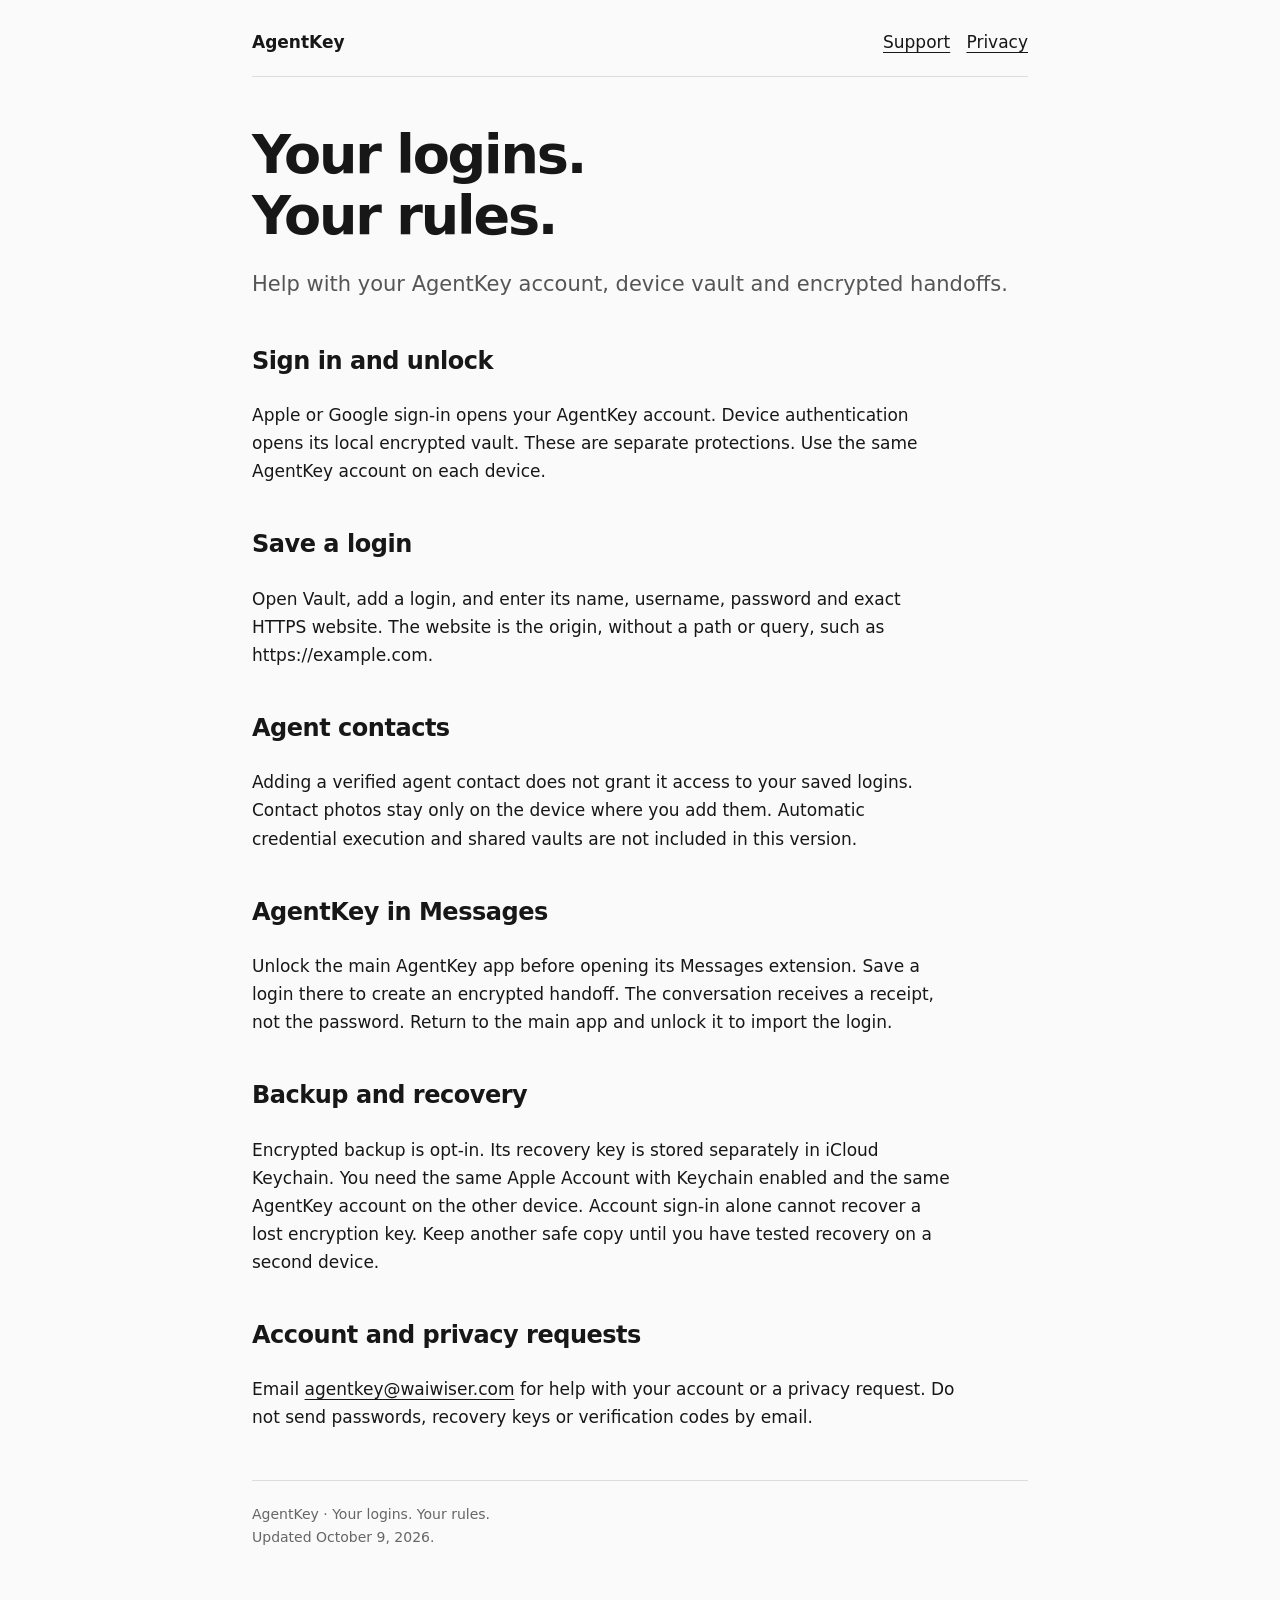
<file: index.html>
<!doctype html><html lang="en"><head><meta charset="utf-8"><meta name="viewport" content="width=device-width,initial-scale=1"><meta name="color-scheme" content="light dark"><title>Support | AgentKey</title><link rel="stylesheet" href="style.css"></head><body><main><nav><strong>AgentKey</strong><div><a href="index.html">Support</a> &nbsp; <a href="privacy.html">Privacy</a></div></nav><h1>Your logins.<br>Your rules.</h1><p class="lead">Help with your AgentKey account, device vault and encrypted handoffs.</p><h2>Sign in and unlock</h2><p>Apple or Google sign-in opens your AgentKey account. Device authentication opens its local encrypted vault. These are separate protections. Use the same AgentKey account on each device.</p><h2>Save a login</h2><p>Open Vault, add a login, and enter its name, username, password and exact HTTPS website. The website is the origin, without a path or query, such as https://example.com.</p><h2>Agent contacts</h2><p>Adding a verified agent contact does not grant it access to your saved logins. Contact photos stay only on the device where you add them. Automatic credential execution and shared vaults are not included in this version.</p><h2>AgentKey in Messages</h2><p>Unlock the main AgentKey app before opening its Messages extension. Save a login there to create an encrypted handoff. The conversation receives a receipt, not the password. Return to the main app and unlock it to import the login.</p><h2>Backup and recovery</h2><p>Encrypted backup is opt-in. Its recovery key is stored separately in iCloud Keychain. You need the same Apple Account with Keychain enabled and the same AgentKey account on the other device. Account sign-in alone cannot recover a lost encryption key. Keep another safe copy until you have tested recovery on a second device.</p><h2>Account and privacy requests</h2><p>Email <a href="mailto:agentkey@waiwiser.com">agentkey@waiwiser.com</a> for help with your account or a privacy request. Do not send passwords, recovery keys or verification codes by email.</p><footer>AgentKey · Your logins. Your rules.<br>Updated October 9, 2026.</footer></main></body></html>
</file>
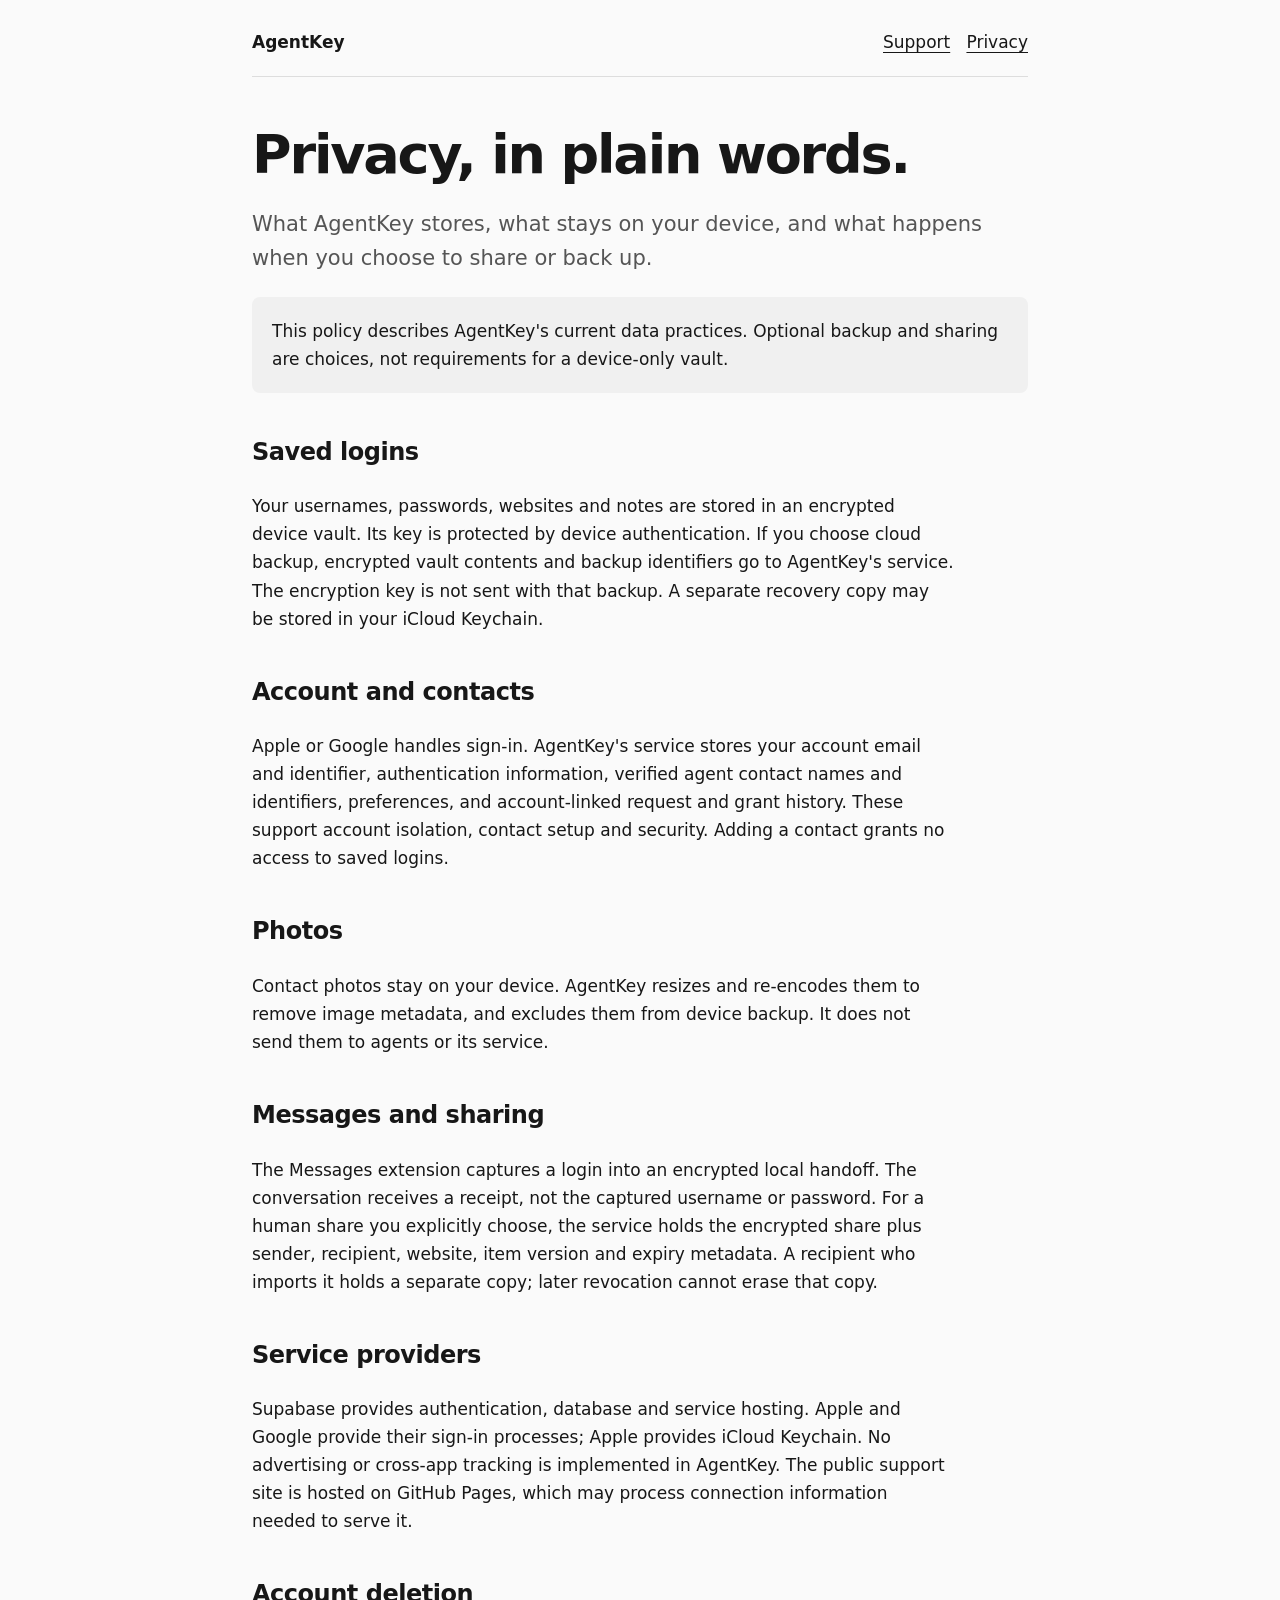
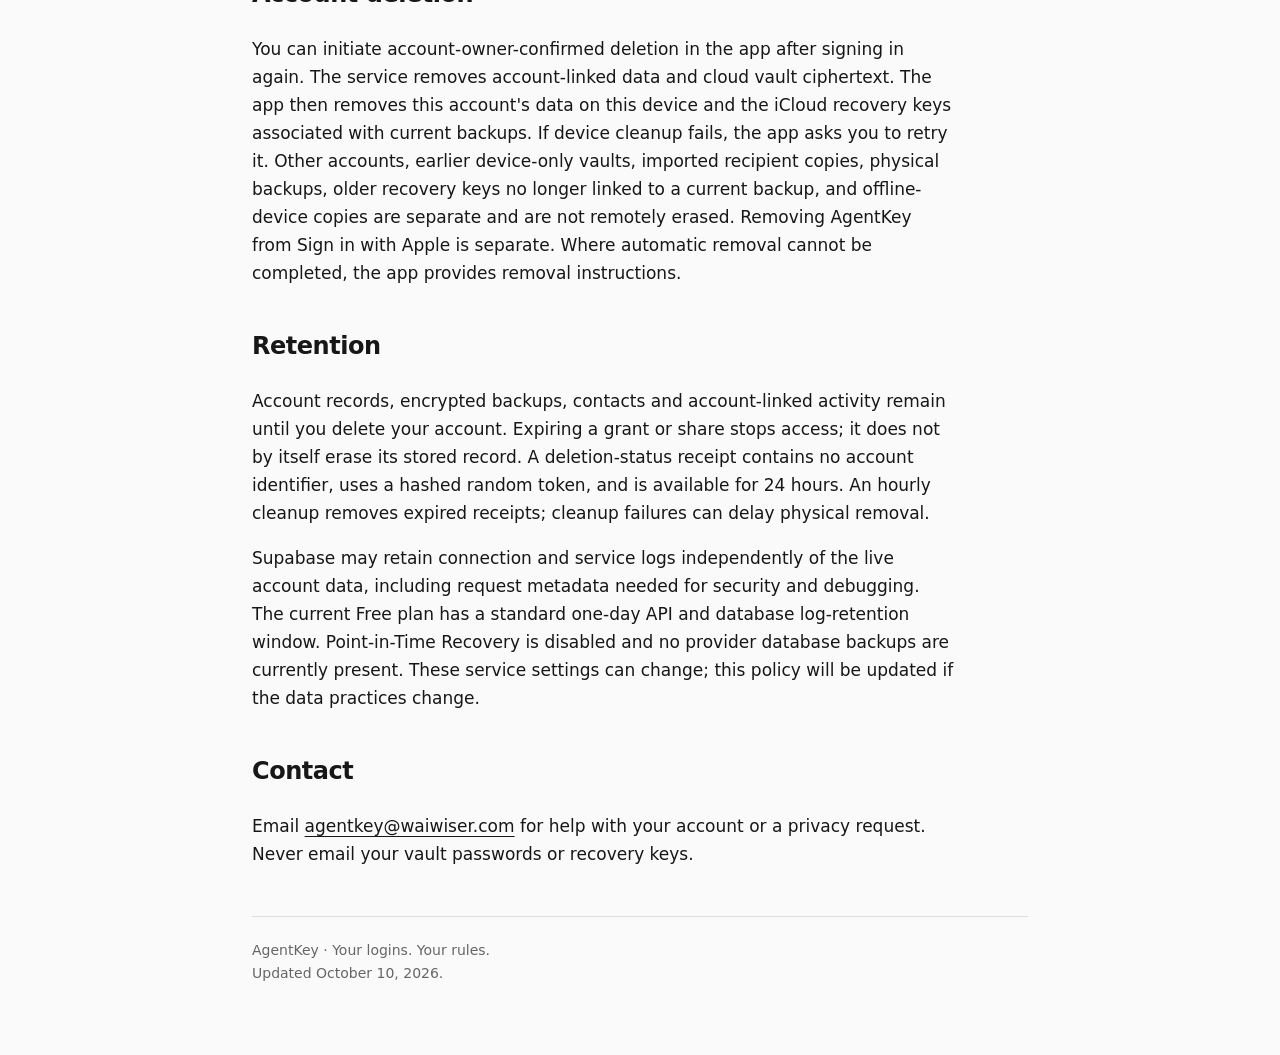
<file: privacy.html>
<!doctype html><html lang="en"><head><meta charset="utf-8"><meta name="viewport" content="width=device-width,initial-scale=1"><meta name="color-scheme" content="light dark"><title>Privacy | AgentKey</title><link rel="stylesheet" href="style.css"></head><body><main><nav><strong>AgentKey</strong><div><a href="index.html">Support</a> &nbsp; <a href="privacy.html">Privacy</a></div></nav><h1>Privacy, in plain words.</h1><p class="lead">What AgentKey stores, what stays on your device, and what happens when you choose to share or back up.</p><div class="notice">This policy describes AgentKey's current data practices. Optional backup and sharing are choices, not requirements for a device-only vault.</div><h2>Saved logins</h2><p>Your usernames, passwords, websites and notes are stored in an encrypted device vault. Its key is protected by device authentication. If you choose cloud backup, encrypted vault contents and backup identifiers go to AgentKey's service. The encryption key is not sent with that backup. A separate recovery copy may be stored in your iCloud Keychain.</p><h2>Account and contacts</h2><p>Apple or Google handles sign-in. AgentKey's service stores your account email and identifier, authentication information, verified agent contact names and identifiers, preferences, and account-linked request and grant history. These support account isolation, contact setup and security. Adding a contact grants no access to saved logins.</p><h2>Photos</h2><p>Contact photos stay on your device. AgentKey resizes and re-encodes them to remove image metadata, and excludes them from device backup. It does not send them to agents or its service.</p><h2>Messages and sharing</h2><p>The Messages extension captures a login into an encrypted local handoff. The conversation receives a receipt, not the captured username or password. For a human share you explicitly choose, the service holds the encrypted share plus sender, recipient, website, item version and expiry metadata. A recipient who imports it holds a separate copy; later revocation cannot erase that copy.</p><h2>Service providers</h2><p>Supabase provides authentication, database and service hosting. Apple and Google provide their sign-in processes; Apple provides iCloud Keychain. No advertising or cross-app tracking is implemented in AgentKey. The public support site is hosted on GitHub Pages, which may process connection information needed to serve it.</p><h2>Account deletion</h2><p>You can initiate account-owner-confirmed deletion in the app after signing in again. The service removes account-linked data and cloud vault ciphertext. The app then removes this account's data on this device and the iCloud recovery keys associated with current backups. If device cleanup fails, the app asks you to retry it. Other accounts, earlier device-only vaults, imported recipient copies, physical backups, older recovery keys no longer linked to a current backup, and offline-device copies are separate and are not remotely erased. Removing AgentKey from Sign in with Apple is separate. Where automatic removal cannot be completed, the app provides removal instructions.</p><h2>Retention</h2><p>Account records, encrypted backups, contacts and account-linked activity remain until you delete your account. Expiring a grant or share stops access; it does not by itself erase its stored record. A deletion-status receipt contains no account identifier, uses a hashed random token, and is available for 24 hours. An hourly cleanup removes expired receipts; cleanup failures can delay physical removal.</p><p>Supabase may retain connection and service logs independently of the live account data, including request metadata needed for security and debugging. The current Free plan has a standard one-day API and database log-retention window. Point-in-Time Recovery is disabled and no provider database backups are currently present. These service settings can change; this policy will be updated if the data practices change.</p><h2>Contact</h2><p>Email <a href="mailto:agentkey@waiwiser.com">agentkey@waiwiser.com</a> for help with your account or a privacy request. Never email your vault passwords or recovery keys.</p><footer>AgentKey · Your logins. Your rules.<br>Updated October 10, 2026.</footer></main></body></html>
</file>
<file: style.css>
*{box-sizing:border-box}body{margin:0;background:#fafafa;color:#171717;font:17px/1.65 ui-rounded,system-ui,-apple-system,BlinkMacSystemFont,sans-serif}main{max-width:820px;margin:auto;padding:28px 22px 70px}nav{display:flex;justify-content:space-between;gap:18px;flex-wrap:wrap;border-bottom:1px solid #ddd;padding-bottom:20px;margin-bottom:48px}a{color:inherit;text-underline-offset:4px}nav a{padding:6px 0}h1{font-size:clamp(36px,8vw,54px);line-height:1.12;letter-spacing:-.04em;margin:0 0 20px}h2{font-size:24px;margin-top:40px;letter-spacing:-.02em}p,li{max-width:65ch}small{color:#666}.lead{font-size:21px;color:#555}.notice{padding:20px;background:#f0f0f0;border-radius:8px}footer{border-top:1px solid #ddd;margin-top:48px;padding-top:22px;font-size:14px;color:#666} @media(prefers-color-scheme:dark){body{background:#111;color:#f3f3f3}.lead,small,footer{color:#bbb}.notice{background:#242424}nav,footer{border-color:#444}}
</file>
